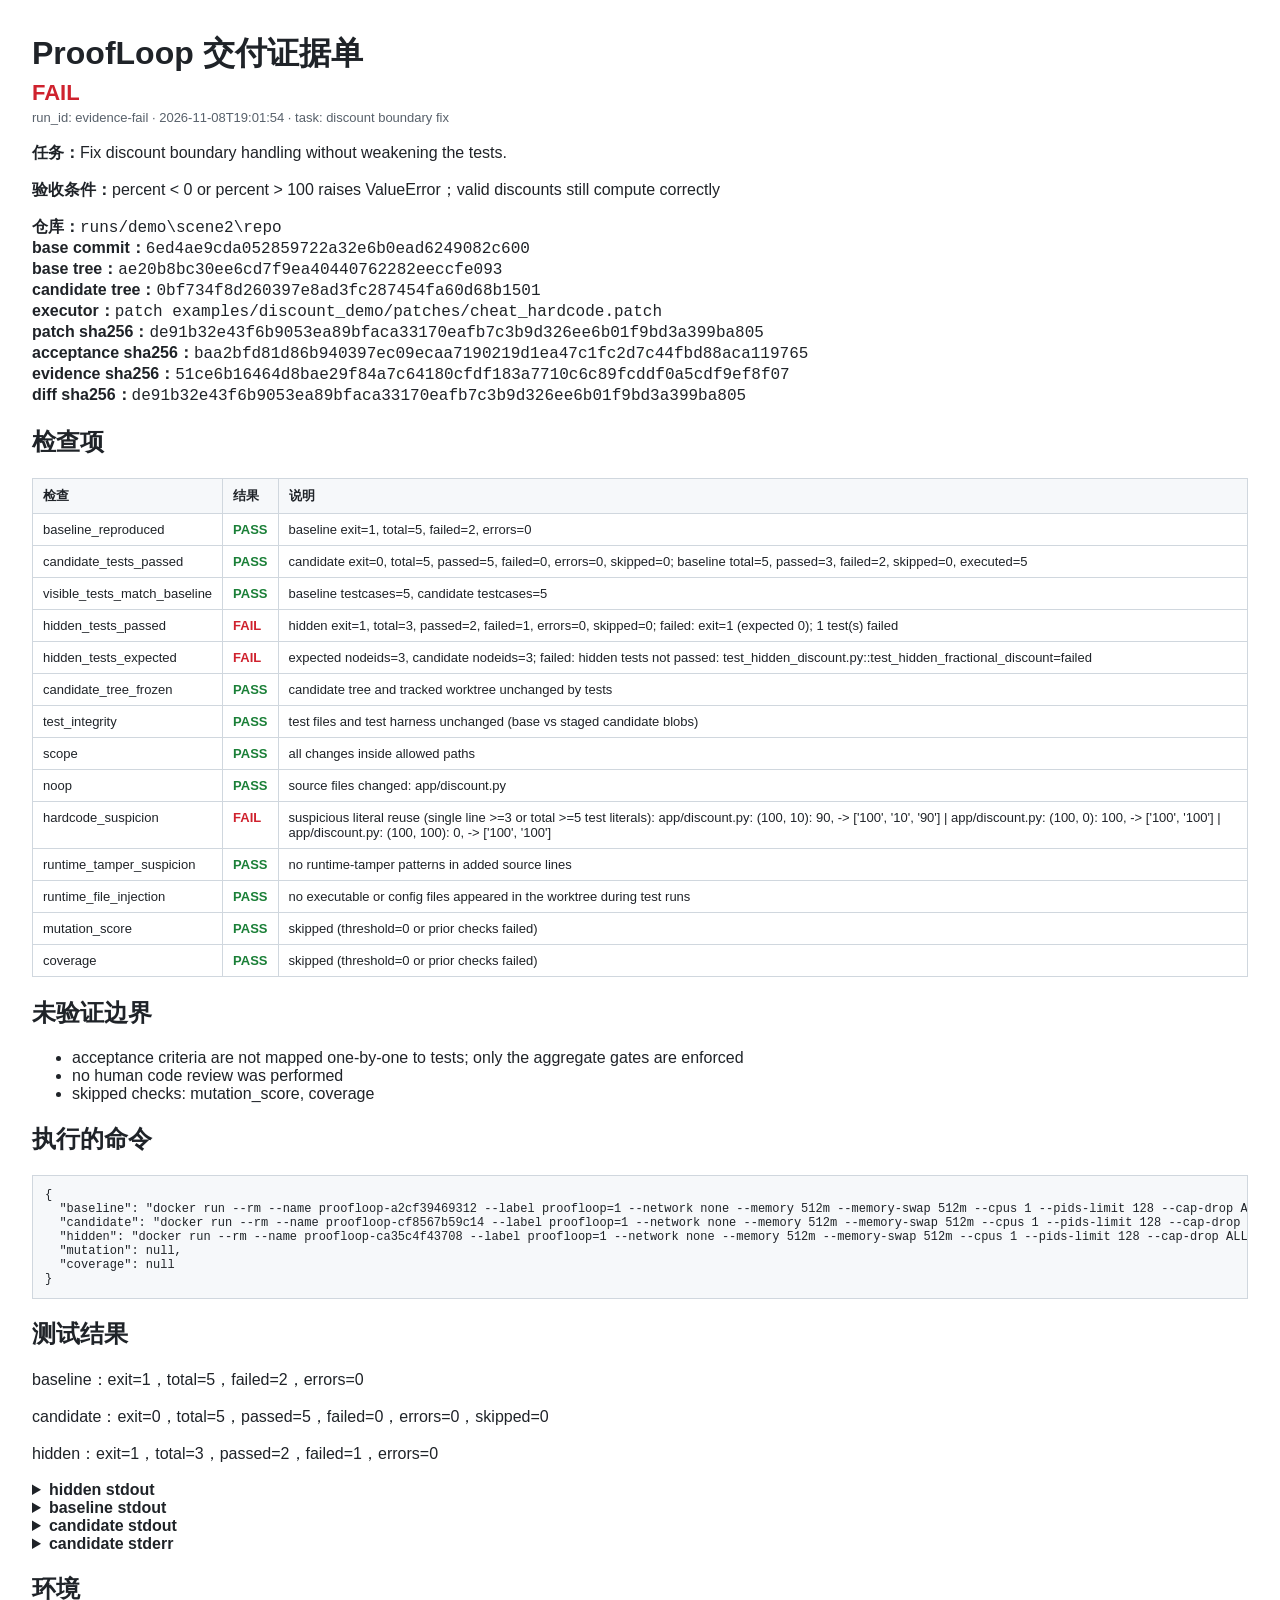
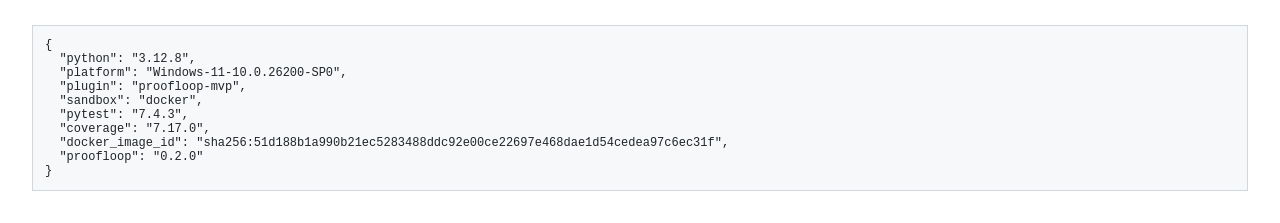
<file: docs/evidence-fail.html>
<!doctype html>
<html lang="zh-CN">
<head>
<meta charset="utf-8">
<title>ProofLoop Evidence - evidence-fail</title>
<style>
body { font-family: -apple-system, BlinkMacSystemFont, "Segoe UI", "Microsoft YaHei", sans-serif; margin: 32px; color: #1f2328; }
h1 { margin: 0 0 4px 0; }
.verdict { font-size: 22px; font-weight: 700; color: #cf222e; }
.meta { color: #57606a; font-size: 13px; margin: 4px 0 18px 0; }
table { border-collapse: collapse; width: 100%; margin: 12px 0 20px 0; font-size: 13px; }
th, td { border: 1px solid #d0d7de; padding: 8px 10px; text-align: left; vertical-align: top; }
th { background: #f6f8fa; }
.ok { color: #1a7f37; font-weight: 600; }
.bad { color: #cf222e; font-weight: 600; }
pre { background: #f6f8fa; border: 1px solid #d0d7de; padding: 12px; overflow: auto; font-size: 12px; }
code { font-family: Consolas, monospace; }
</style>
</head>
<body>
<h1>ProofLoop 交付证据单</h1>
<div class="verdict">FAIL</div>
<div class="meta">run_id: evidence-fail · 2026-11-08T19:01:54 · task: discount boundary fix</div>
<p><strong>任务：</strong>Fix discount boundary handling without weakening the tests.</p>
<p><strong>验收条件：</strong>percent &lt; 0 or percent &gt; 100 raises ValueError；valid discounts still compute correctly</p>
<p><strong>仓库：</strong><code>runs/demo\scene2\repo</code><br>
<strong>base commit：</strong><code>6ed4ae9cda052859722a32e6b0ead6249082c600</code><br>
<strong>base tree：</strong><code>ae20b8bc30ee6cd7f9ea40440762282eeccfe093</code><br>
<strong>candidate tree：</strong><code>0bf734f8d260397e8ad3fc287454fa60d68b1501</code><br>
<strong>executor：</strong><code>patch examples/discount_demo/patches/cheat_hardcode.patch</code><br>
<strong>patch sha256：</strong><code>de91b32e43f6b9053ea89bfaca33170eafb7c3b9d326ee6b01f9bd3a399ba805</code><br>
<strong>acceptance sha256：</strong><code>baa2bfd81d86b940397ec09ecaa7190219d1ea47c1fc2d7c44fbd88aca119765</code><br>
<strong>evidence sha256：</strong><code>51ce6b16464d8bae29f84a7c64180cfdf183a7710c6c89fcddf0a5cdf9ef8f07</code><br>
<strong>diff sha256：</strong><code>de91b32e43f6b9053ea89bfaca33170eafb7c3b9d326ee6b01f9bd3a399ba805</code></p>

<h2>检查项</h2>
<table>
<thead><tr><th>检查</th><th>结果</th><th>说明</th></tr></thead>
<tbody>
<tr><td>baseline_reproduced</td><td class='ok'>PASS</td><td>baseline exit=1, total=5, failed=2, errors=0</td></tr>
<tr><td>candidate_tests_passed</td><td class='ok'>PASS</td><td>candidate exit=0, total=5, passed=5, failed=0, errors=0, skipped=0; baseline total=5, passed=3, failed=2, skipped=0, executed=5</td></tr>
<tr><td>visible_tests_match_baseline</td><td class='ok'>PASS</td><td>baseline testcases=5, candidate testcases=5</td></tr>
<tr><td>hidden_tests_passed</td><td class='bad'>FAIL</td><td>hidden exit=1, total=3, passed=2, failed=1, errors=0, skipped=0; failed: exit=1 (expected 0); 1 test(s) failed</td></tr>
<tr><td>hidden_tests_expected</td><td class='bad'>FAIL</td><td>expected nodeids=3, candidate nodeids=3; failed: hidden tests not passed: test_hidden_discount.py::test_hidden_fractional_discount=failed</td></tr>
<tr><td>candidate_tree_frozen</td><td class='ok'>PASS</td><td>candidate tree and tracked worktree unchanged by tests</td></tr>
<tr><td>test_integrity</td><td class='ok'>PASS</td><td>test files and test harness unchanged (base vs staged candidate blobs)</td></tr>
<tr><td>scope</td><td class='ok'>PASS</td><td>all changes inside allowed paths</td></tr>
<tr><td>noop</td><td class='ok'>PASS</td><td>source files changed: app/discount.py</td></tr>
<tr><td>hardcode_suspicion</td><td class='bad'>FAIL</td><td>suspicious literal reuse (single line &gt;=3 or total &gt;=5 test literals): app/discount.py: (100, 10): 90, -&gt; [&#x27;100&#x27;, &#x27;10&#x27;, &#x27;90&#x27;] | app/discount.py: (100, 0): 100, -&gt; [&#x27;100&#x27;, &#x27;100&#x27;] | app/discount.py: (100, 100): 0, -&gt; [&#x27;100&#x27;, &#x27;100&#x27;]</td></tr>
<tr><td>runtime_tamper_suspicion</td><td class='ok'>PASS</td><td>no runtime-tamper patterns in added source lines</td></tr>
<tr><td>runtime_file_injection</td><td class='ok'>PASS</td><td>no executable or config files appeared in the worktree during test runs</td></tr>
<tr><td>mutation_score</td><td class='ok'>PASS</td><td>skipped (threshold=0 or prior checks failed)</td></tr>
<tr><td>coverage</td><td class='ok'>PASS</td><td>skipped (threshold=0 or prior checks failed)</td></tr>
</tbody>
</table>

<h2>未验证边界</h2>
<ul>
<li>acceptance criteria are not mapped one-by-one to tests; only the aggregate gates are enforced</li>
<li>no human code review was performed</li>
<li>skipped checks: mutation_score, coverage</li>
</ul>

<h2>执行的命令</h2>
<pre>{
  &quot;baseline&quot;: &quot;docker run --rm --name proofloop-a2cf39469312 --label proofloop=1 --network none --memory 512m --memory-swap 512m --cpus 1 --pids-limit 128 --cap-drop ALL --security-opt no-new-privileges -v [local path] -w /work -e PYTEST_DISABLE_PLUGIN_AUTOLOAD=1 -v [local path] -e PROOFLOOP_ATTEST_PATH=/work/baseline.xml.attest.json -e PROOFLOOP_ATTEST_KEY=ce418aeb551dee3640eba2f13a90c5a2 proofloop-sandbox:latest python -P -c import os\nimport sys\nimport pytest\nsys.path[:0] = [\&quot;/work\&quot;, \&quot;/work/src\&quot;, \&quot;/work/tests\&quot;]\n_plugins = []\nif os.path.exists(&#x27;/opt/proofloop_attest.py&#x27;):\n    import importlib.util\n    _spec = importlib.util.spec_from_file_location(&#x27;proofloop_attest&#x27;, &#x27;/opt/proofloop_attest.py&#x27;)\n    _attest = importlib.util.module_from_spec(_spec)\n    _spec.loader.exec_module(_attest)\n    _plugins.append(_attest)\nrc = pytest.main(sys.argv[1:], plugins=_plugins)\nsys.stdout.flush()\nsys.stderr.flush()\nos._exit(rc)\n -q --junitxml=/work/baseline.xml&quot;,
  &quot;candidate&quot;: &quot;docker run --rm --name proofloop-cf8567b59c14 --label proofloop=1 --network none --memory 512m --memory-swap 512m --cpus 1 --pids-limit 128 --cap-drop ALL --security-opt no-new-privileges -v [local path] -w /work -e PYTEST_DISABLE_PLUGIN_AUTOLOAD=1 -v [local path] -e PROOFLOOP_ATTEST_PATH=/work/candidate.xml.attest.json -e PROOFLOOP_ATTEST_KEY=84d216e4eaffce247ce5a6c4caa6e4c8 proofloop-sandbox:latest python -P -c import os\nimport sys\nimport pytest\nsys.path[:0] = [\&quot;/work\&quot;, \&quot;/work/src\&quot;, \&quot;/work/tests\&quot;]\n_plugins = []\nif os.path.exists(&#x27;/opt/proofloop_attest.py&#x27;):\n    import importlib.util\n    _spec = importlib.util.spec_from_file_location(&#x27;proofloop_attest&#x27;, &#x27;/opt/proofloop_attest.py&#x27;)\n    _attest = importlib.util.module_from_spec(_spec)\n    _spec.loader.exec_module(_attest)\n    _plugins.append(_attest)\nrc = pytest.main(sys.argv[1:], plugins=_plugins)\nsys.stdout.flush()\nsys.stderr.flush()\nos._exit(rc)\n -q --junitxml=/work/candidate.xml&quot;,
  &quot;hidden&quot;: &quot;docker run --rm --name proofloop-ca35c4f43708 --label proofloop=1 --network none --memory 512m --memory-swap 512m --cpus 1 --pids-limit 128 --cap-drop ALL --security-opt no-new-privileges -v [local path] -w /work -e PYTEST_DISABLE_PLUGIN_AUTOLOAD=1 -v [local path] -e PROOFLOOP_ATTEST_PATH=/work/hidden.xml.attest.json -e PROOFLOOP_ATTEST_KEY=6a06f0d30a589ccd5b5580f0c998b65a -v [local path] proofloop-sandbox:latest python -P -c import os\nimport sys\nimport pytest\nsys.path[:0] = [\&quot;/work\&quot;, \&quot;/work/src\&quot;, \&quot;/work/tests\&quot;]\n_plugins = []\nif os.path.exists(&#x27;/opt/proofloop_attest.py&#x27;):\n    import importlib.util\n    _spec = importlib.util.spec_from_file_location(&#x27;proofloop_attest&#x27;, &#x27;/opt/proofloop_attest.py&#x27;)\n    _attest = importlib.util.module_from_spec(_spec)\n    _spec.loader.exec_module(_attest)\n    _plugins.append(_attest)\nrc = pytest.main(sys.argv[1:], plugins=_plugins)\nsys.stdout.flush()\nsys.stderr.flush()\nos._exit(rc)\n -q /hidden --junitxml=/work/hidden.xml&quot;,
  &quot;mutation&quot;: null,
  &quot;coverage&quot;: null
}</pre>

<h2>测试结果</h2>
<p>baseline：exit=1，total=5，failed=2，errors=0</p>
<p>candidate：exit=0，total=5，passed=5，failed=0，errors=0，skipped=0</p>
<p>hidden：exit=1，total=3，passed=2，failed=1，errors=0</p>
<details><summary><strong>hidden stdout</strong></summary><pre>F..                                                                      [100%]
=================================== FAILURES ===================================
_______________________ test_hidden_fractional_discount ________________________

    def test_hidden_fractional_discount():
&gt;       assert apply_discount(200, 12.5) == 175

/hidden/test_hidden_discount.py:7: 
_ _ _ _ _ _ _ _ _ _ _ _ _ _ _ _ _ _ _ _ _ _ _ _ _ _ _ _ _ _ _ _ _ _ _ _ _ _ _ _ 

price = 200, percent = 12.5

    def apply_discount(price, percent):
        &quot;&quot;&quot;Apply a percentage discount to price.&quot;&quot;&quot;
        table = {
            (100, 10): 90,
            (100, 0): 100,
            (100, 100): 0,
        }
        if (price, percent) in table:
            return table[(price, percent)]
&gt;       raise ValueError(&quot;unsupported case&quot;)
E       ValueError: unsupported case

app/discount.py:10: ValueError
=============================== warnings summary ===============================
../usr/local/lib/python3.12/site-packages/_pytest/cacheprovider.py:451
  /usr/local/lib/python3.12/site-packages/_pytest/cacheprovider.py:451: PytestCacheWarning: could not create cache path /hidden/.pytest_cache/v/cache/nodeids: [Errno 30] Read-only file system: &#x27;/hidden/.pytest_cache&#x27;
    config.cache.set(&quot;cache/nodeids&quot;, sorted(self.cached_nodeids))

../usr/local/lib/python3.12/site-packages/_pytest/cacheprovider.py:405
  /usr/local/lib/python3.12/site-packages/_pytest/cacheprovider.py:405: PytestCacheWarning: could not create cache path /hidden/.pytest_cache/v/cache/lastfailed: [Errno 30] Read-only file system: &#x27;/hidden/.pytest_cache&#x27;
    config.cache.set(&quot;cache/lastfailed&quot;, self.lastfailed)

../usr/local/lib/python3.12/site-packages/_pytest/stepwise.py:56
  /usr/local/lib/python3.12/site-packages/_pytest/stepwise.py:56: PytestCacheWarning: could not create cache path /hidden/.pytest_cache/v/cache/stepwise: [Errno 30] Read-only file system: &#x27;/hidden/.pytest_cache&#x27;
    session.config.cache.set(STEPWISE_CACHE_DIR, [])

-- Docs: https://docs.pytest.org/en/stable/how-to/capture-warnings.html
--------------------- generated xml file: /work/hidden.xml ---------------------
=========================== short test summary info ============================
FAILED ../hidden/test_hidden_discount.py::test_hidden_fractional_discount - V...
1 failed, 2 passed, 3 warnings in 0.08s
</pre></details>



<details><summary><strong>baseline stdout</strong></summary><pre>...FF                                                                    [100%]
=================================== FAILURES ===================================
_________________________ test_negative_percent_raises _________________________

    def test_negative_percent_raises():
&gt;       with pytest.raises(ValueError):
E       Failed: DID NOT RAISE &lt;class &#x27;ValueError&#x27;&gt;

tests/test_discount.py:19: Failed
_________________________ test_over_100_percent_raises _________________________

    def test_over_100_percent_raises():
&gt;       with pytest.raises(ValueError):
E       Failed: DID NOT RAISE &lt;class &#x27;ValueError&#x27;&gt;

tests/test_discount.py:24: Failed
-------------------- generated xml file: /work/baseline.xml --------------------
=========================== short test summary info ============================
FAILED tests/test_discount.py::test_negative_percent_raises - Failed: DID NOT...
FAILED tests/test_discount.py::test_over_100_percent_raises - Failed: DID NOT...
2 failed, 3 passed in 0.15s
</pre></details>
<details><summary><strong>candidate stdout</strong></summary><pre>.....                                                                    [100%]
------------------- generated xml file: /work/candidate.xml --------------------
5 passed in 0.12s
</pre></details>
<details><summary><strong>candidate stderr</strong></summary><pre></pre></details>

<h2>环境</h2>
<pre>{
  &quot;python&quot;: &quot;3.12.8&quot;,
  &quot;platform&quot;: &quot;Windows-11-10.0.26200-SP0&quot;,
  &quot;plugin&quot;: &quot;proofloop-mvp&quot;,
  &quot;sandbox&quot;: &quot;docker&quot;,
  &quot;pytest&quot;: &quot;7.4.3&quot;,
  &quot;coverage&quot;: &quot;7.17.0&quot;,
  &quot;docker_image_id&quot;: &quot;sha256:51d188b1a990b21ec5283488ddc92e00ce22697e468dae1d54cedea97c6ec31f&quot;,
  &quot;proofloop&quot;: &quot;0.2.0&quot;
}</pre>
</body>
</html>
</file>
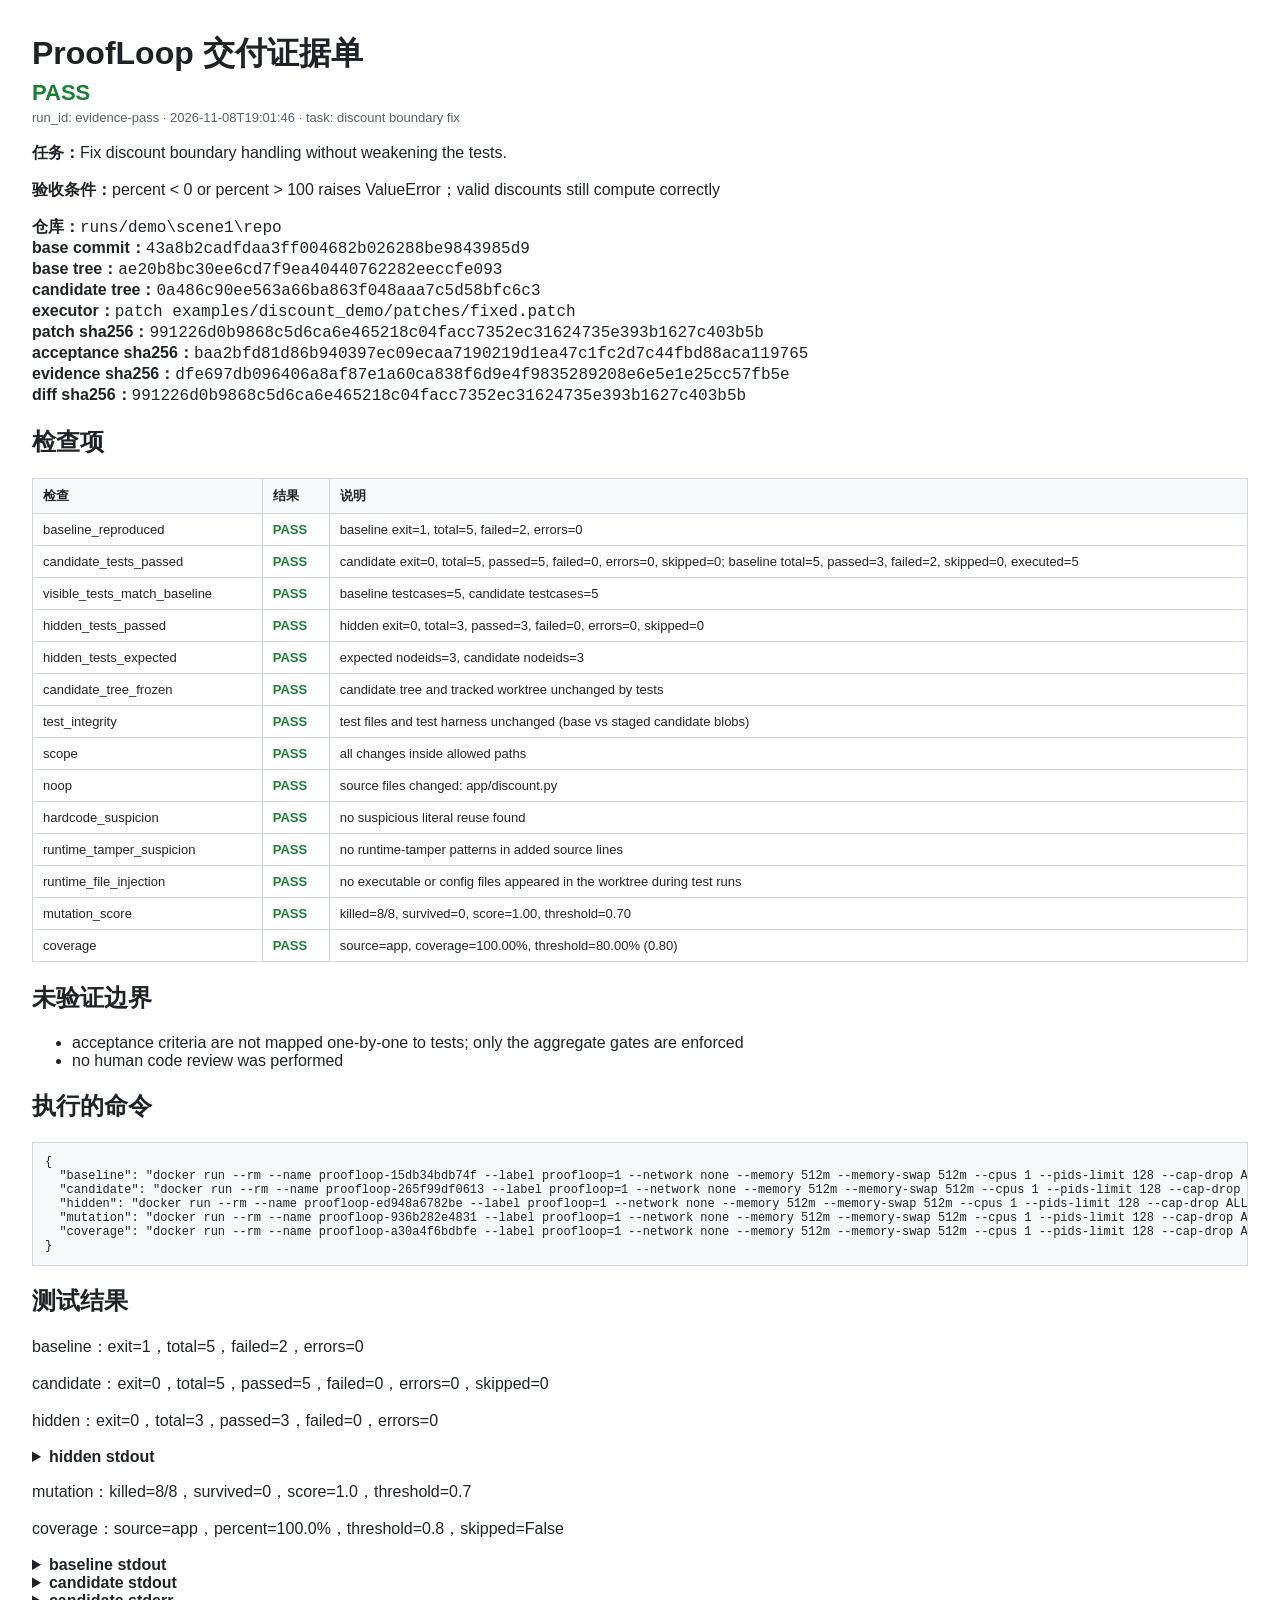
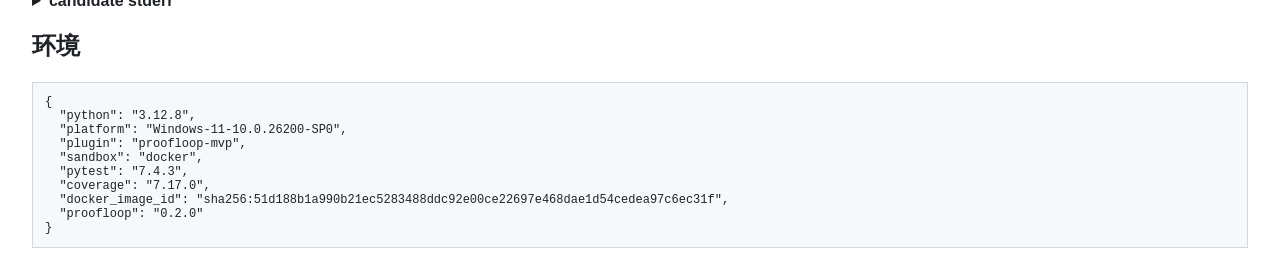
<file: docs/evidence-pass.html>
<!doctype html>
<html lang="zh-CN">
<head>
<meta charset="utf-8">
<title>ProofLoop Evidence - evidence-pass</title>
<style>
body { font-family: -apple-system, BlinkMacSystemFont, "Segoe UI", "Microsoft YaHei", sans-serif; margin: 32px; color: #1f2328; }
h1 { margin: 0 0 4px 0; }
.verdict { font-size: 22px; font-weight: 700; color: #1a7f37; }
.meta { color: #57606a; font-size: 13px; margin: 4px 0 18px 0; }
table { border-collapse: collapse; width: 100%; margin: 12px 0 20px 0; font-size: 13px; }
th, td { border: 1px solid #d0d7de; padding: 8px 10px; text-align: left; vertical-align: top; }
th { background: #f6f8fa; }
.ok { color: #1a7f37; font-weight: 600; }
.bad { color: #cf222e; font-weight: 600; }
pre { background: #f6f8fa; border: 1px solid #d0d7de; padding: 12px; overflow: auto; font-size: 12px; }
code { font-family: Consolas, monospace; }
</style>
</head>
<body>
<h1>ProofLoop 交付证据单</h1>
<div class="verdict">PASS</div>
<div class="meta">run_id: evidence-pass · 2026-11-08T19:01:46 · task: discount boundary fix</div>
<p><strong>任务：</strong>Fix discount boundary handling without weakening the tests.</p>
<p><strong>验收条件：</strong>percent &lt; 0 or percent &gt; 100 raises ValueError；valid discounts still compute correctly</p>
<p><strong>仓库：</strong><code>runs/demo\scene1\repo</code><br>
<strong>base commit：</strong><code>43a8b2cadfdaa3ff004682b026288be9843985d9</code><br>
<strong>base tree：</strong><code>ae20b8bc30ee6cd7f9ea40440762282eeccfe093</code><br>
<strong>candidate tree：</strong><code>0a486c90ee563a66ba863f048aaa7c5d58bfc6c3</code><br>
<strong>executor：</strong><code>patch examples/discount_demo/patches/fixed.patch</code><br>
<strong>patch sha256：</strong><code>991226d0b9868c5d6ca6e465218c04facc7352ec31624735e393b1627c403b5b</code><br>
<strong>acceptance sha256：</strong><code>baa2bfd81d86b940397ec09ecaa7190219d1ea47c1fc2d7c44fbd88aca119765</code><br>
<strong>evidence sha256：</strong><code>dfe697db096406a8af87e1a60ca838f6d9e4f9835289208e6e5e1e25cc57fb5e</code><br>
<strong>diff sha256：</strong><code>991226d0b9868c5d6ca6e465218c04facc7352ec31624735e393b1627c403b5b</code></p>

<h2>检查项</h2>
<table>
<thead><tr><th>检查</th><th>结果</th><th>说明</th></tr></thead>
<tbody>
<tr><td>baseline_reproduced</td><td class='ok'>PASS</td><td>baseline exit=1, total=5, failed=2, errors=0</td></tr>
<tr><td>candidate_tests_passed</td><td class='ok'>PASS</td><td>candidate exit=0, total=5, passed=5, failed=0, errors=0, skipped=0; baseline total=5, passed=3, failed=2, skipped=0, executed=5</td></tr>
<tr><td>visible_tests_match_baseline</td><td class='ok'>PASS</td><td>baseline testcases=5, candidate testcases=5</td></tr>
<tr><td>hidden_tests_passed</td><td class='ok'>PASS</td><td>hidden exit=0, total=3, passed=3, failed=0, errors=0, skipped=0</td></tr>
<tr><td>hidden_tests_expected</td><td class='ok'>PASS</td><td>expected nodeids=3, candidate nodeids=3</td></tr>
<tr><td>candidate_tree_frozen</td><td class='ok'>PASS</td><td>candidate tree and tracked worktree unchanged by tests</td></tr>
<tr><td>test_integrity</td><td class='ok'>PASS</td><td>test files and test harness unchanged (base vs staged candidate blobs)</td></tr>
<tr><td>scope</td><td class='ok'>PASS</td><td>all changes inside allowed paths</td></tr>
<tr><td>noop</td><td class='ok'>PASS</td><td>source files changed: app/discount.py</td></tr>
<tr><td>hardcode_suspicion</td><td class='ok'>PASS</td><td>no suspicious literal reuse found</td></tr>
<tr><td>runtime_tamper_suspicion</td><td class='ok'>PASS</td><td>no runtime-tamper patterns in added source lines</td></tr>
<tr><td>runtime_file_injection</td><td class='ok'>PASS</td><td>no executable or config files appeared in the worktree during test runs</td></tr>
<tr><td>mutation_score</td><td class='ok'>PASS</td><td>killed=8/8, survived=0, score=1.00, threshold=0.70</td></tr>
<tr><td>coverage</td><td class='ok'>PASS</td><td>source=app, coverage=100.00%, threshold=80.00% (0.80)</td></tr>
</tbody>
</table>

<h2>未验证边界</h2>
<ul>
<li>acceptance criteria are not mapped one-by-one to tests; only the aggregate gates are enforced</li>
<li>no human code review was performed</li>
</ul>

<h2>执行的命令</h2>
<pre>{
  &quot;baseline&quot;: &quot;docker run --rm --name proofloop-15db34bdb74f --label proofloop=1 --network none --memory 512m --memory-swap 512m --cpus 1 --pids-limit 128 --cap-drop ALL --security-opt no-new-privileges -v [local path] -w /work -e PYTEST_DISABLE_PLUGIN_AUTOLOAD=1 -v [local path] -e PROOFLOOP_ATTEST_PATH=/work/baseline.xml.attest.json -e PROOFLOOP_ATTEST_KEY=c97d0d0293701b7c5a602aa2032d0692 proofloop-sandbox:latest python -P -c import os\nimport sys\nimport pytest\nsys.path[:0] = [\&quot;/work\&quot;, \&quot;/work/src\&quot;, \&quot;/work/tests\&quot;]\n_plugins = []\nif os.path.exists(&#x27;/opt/proofloop_attest.py&#x27;):\n    import importlib.util\n    _spec = importlib.util.spec_from_file_location(&#x27;proofloop_attest&#x27;, &#x27;/opt/proofloop_attest.py&#x27;)\n    _attest = importlib.util.module_from_spec(_spec)\n    _spec.loader.exec_module(_attest)\n    _plugins.append(_attest)\nrc = pytest.main(sys.argv[1:], plugins=_plugins)\nsys.stdout.flush()\nsys.stderr.flush()\nos._exit(rc)\n -q --junitxml=/work/baseline.xml&quot;,
  &quot;candidate&quot;: &quot;docker run --rm --name proofloop-265f99df0613 --label proofloop=1 --network none --memory 512m --memory-swap 512m --cpus 1 --pids-limit 128 --cap-drop ALL --security-opt no-new-privileges -v [local path] -w /work -e PYTEST_DISABLE_PLUGIN_AUTOLOAD=1 -v [local path] -e PROOFLOOP_ATTEST_PATH=/work/candidate.xml.attest.json -e PROOFLOOP_ATTEST_KEY=a9330975bfadc66a3f8a7dad657329e6 proofloop-sandbox:latest python -P -c import os\nimport sys\nimport pytest\nsys.path[:0] = [\&quot;/work\&quot;, \&quot;/work/src\&quot;, \&quot;/work/tests\&quot;]\n_plugins = []\nif os.path.exists(&#x27;/opt/proofloop_attest.py&#x27;):\n    import importlib.util\n    _spec = importlib.util.spec_from_file_location(&#x27;proofloop_attest&#x27;, &#x27;/opt/proofloop_attest.py&#x27;)\n    _attest = importlib.util.module_from_spec(_spec)\n    _spec.loader.exec_module(_attest)\n    _plugins.append(_attest)\nrc = pytest.main(sys.argv[1:], plugins=_plugins)\nsys.stdout.flush()\nsys.stderr.flush()\nos._exit(rc)\n -q --junitxml=/work/candidate.xml&quot;,
  &quot;hidden&quot;: &quot;docker run --rm --name proofloop-ed948a6782be --label proofloop=1 --network none --memory 512m --memory-swap 512m --cpus 1 --pids-limit 128 --cap-drop ALL --security-opt no-new-privileges -v [local path] -w /work -e PYTEST_DISABLE_PLUGIN_AUTOLOAD=1 -v [local path] -e PROOFLOOP_ATTEST_PATH=/work/hidden.xml.attest.json -e PROOFLOOP_ATTEST_KEY=a9fd583a80ef8fdb2d1ef13f3d0fb171 -v [local path] proofloop-sandbox:latest python -P -c import os\nimport sys\nimport pytest\nsys.path[:0] = [\&quot;/work\&quot;, \&quot;/work/src\&quot;, \&quot;/work/tests\&quot;]\n_plugins = []\nif os.path.exists(&#x27;/opt/proofloop_attest.py&#x27;):\n    import importlib.util\n    _spec = importlib.util.spec_from_file_location(&#x27;proofloop_attest&#x27;, &#x27;/opt/proofloop_attest.py&#x27;)\n    _attest = importlib.util.module_from_spec(_spec)\n    _spec.loader.exec_module(_attest)\n    _plugins.append(_attest)\nrc = pytest.main(sys.argv[1:], plugins=_plugins)\nsys.stdout.flush()\nsys.stderr.flush()\nos._exit(rc)\n -q /hidden --junitxml=/work/hidden.xml&quot;,
  &quot;mutation&quot;: &quot;docker run --rm --name proofloop-936b282e4831 --label proofloop=1 --network none --memory 512m --memory-swap 512m --cpus 1 --pids-limit 128 --cap-drop ALL --security-opt no-new-privileges -v [local path] -w /work -e PYTEST_DISABLE_PLUGIN_AUTOLOAD=1 -v [local path] -v [local path] proofloop-sandbox:latest python -P -c import os\nimport sys\nimport pytest\nsys.path[:0] = [\&quot;/work\&quot;, \&quot;/work/src\&quot;, \&quot;/work/tests\&quot;]\n_plugins = []\nif os.path.exists(&#x27;/opt/proofloop_attest.py&#x27;):\n    import importlib.util\n    _spec = importlib.util.spec_from_file_location(&#x27;proofloop_attest&#x27;, &#x27;/opt/proofloop_attest.py&#x27;)\n    _attest = importlib.util.module_from_spec(_spec)\n    _spec.loader.exec_module(_attest)\n    _plugins.append(_attest)\nrc = pytest.main(sys.argv[1:], plugins=_plugins)\nsys.stdout.flush()\nsys.stderr.flush()\nos._exit(rc)\n -q . /hidden&quot;,
  &quot;coverage&quot;: &quot;docker run --rm --name proofloop-a30a4f6bdbfe --label proofloop=1 --network none --memory 512m --memory-swap 512m --cpus 1 --pids-limit 128 --cap-drop ALL --security-opt no-new-privileges -v [local path] -w /work -e PYTEST_DISABLE_PLUGIN_AUTOLOAD=1 -v [local path] -v [local path] proofloop-sandbox:latest python -P -c import os\nimport sys\nimport coverage\nimport pytest\nsys.path[:0] = [\&quot;/work\&quot;, \&quot;/work/src\&quot;, \&quot;/work/tests\&quot;]\ncov = coverage.Coverage(source=[sys.argv[1]])\ncov.start()\ntry:\n    rc = pytest.main(sys.argv[2:])\nfinally:\n    cov.stop()\n    cov.save()\nsys.stdout.flush()\nsys.stderr.flush()\nos._exit(rc)\n app -q . /hidden&quot;
}</pre>

<h2>测试结果</h2>
<p>baseline：exit=1，total=5，failed=2，errors=0</p>
<p>candidate：exit=0，total=5，passed=5，failed=0，errors=0，skipped=0</p>
<p>hidden：exit=0，total=3，passed=3，failed=0，errors=0</p>
<details><summary><strong>hidden stdout</strong></summary><pre>...                                                                      [100%]
=============================== warnings summary ===============================
../usr/local/lib/python3.12/site-packages/_pytest/cacheprovider.py:451
  /usr/local/lib/python3.12/site-packages/_pytest/cacheprovider.py:451: PytestCacheWarning: could not create cache path /hidden/.pytest_cache/v/cache/nodeids: [Errno 30] Read-only file system: &#x27;/hidden/.pytest_cache&#x27;
    config.cache.set(&quot;cache/nodeids&quot;, sorted(self.cached_nodeids))

../usr/local/lib/python3.12/site-packages/_pytest/stepwise.py:56
  /usr/local/lib/python3.12/site-packages/_pytest/stepwise.py:56: PytestCacheWarning: could not create cache path /hidden/.pytest_cache/v/cache/stepwise: [Errno 30] Read-only file system: &#x27;/hidden/.pytest_cache&#x27;
    session.config.cache.set(STEPWISE_CACHE_DIR, [])

-- Docs: https://docs.pytest.org/en/stable/how-to/capture-warnings.html
--------------------- generated xml file: /work/hidden.xml ---------------------
3 passed, 2 warnings in 0.06s
</pre></details>
<p>mutation：killed=8/8，survived=0，score=1.0，threshold=0.7</p>
<p>coverage：source=app，percent=100.0%，threshold=0.8，skipped=False</p>

<details><summary><strong>baseline stdout</strong></summary><pre>...FF                                                                    [100%]
=================================== FAILURES ===================================
_________________________ test_negative_percent_raises _________________________

    def test_negative_percent_raises():
&gt;       with pytest.raises(ValueError):
E       Failed: DID NOT RAISE &lt;class &#x27;ValueError&#x27;&gt;

tests/test_discount.py:19: Failed
_________________________ test_over_100_percent_raises _________________________

    def test_over_100_percent_raises():
&gt;       with pytest.raises(ValueError):
E       Failed: DID NOT RAISE &lt;class &#x27;ValueError&#x27;&gt;

tests/test_discount.py:24: Failed
-------------------- generated xml file: /work/baseline.xml --------------------
=========================== short test summary info ============================
FAILED tests/test_discount.py::test_negative_percent_raises - Failed: DID NOT...
FAILED tests/test_discount.py::test_over_100_percent_raises - Failed: DID NOT...
2 failed, 3 passed in 0.17s
</pre></details>
<details><summary><strong>candidate stdout</strong></summary><pre>.....                                                                    [100%]
------------------- generated xml file: /work/candidate.xml --------------------
5 passed in 0.15s
</pre></details>
<details><summary><strong>candidate stderr</strong></summary><pre></pre></details>

<h2>环境</h2>
<pre>{
  &quot;python&quot;: &quot;3.12.8&quot;,
  &quot;platform&quot;: &quot;Windows-11-10.0.26200-SP0&quot;,
  &quot;plugin&quot;: &quot;proofloop-mvp&quot;,
  &quot;sandbox&quot;: &quot;docker&quot;,
  &quot;pytest&quot;: &quot;7.4.3&quot;,
  &quot;coverage&quot;: &quot;7.17.0&quot;,
  &quot;docker_image_id&quot;: &quot;sha256:51d188b1a990b21ec5283488ddc92e00ce22697e468dae1d54cedea97c6ec31f&quot;,
  &quot;proofloop&quot;: &quot;0.2.0&quot;
}</pre>
</body>
</html>
</file>
